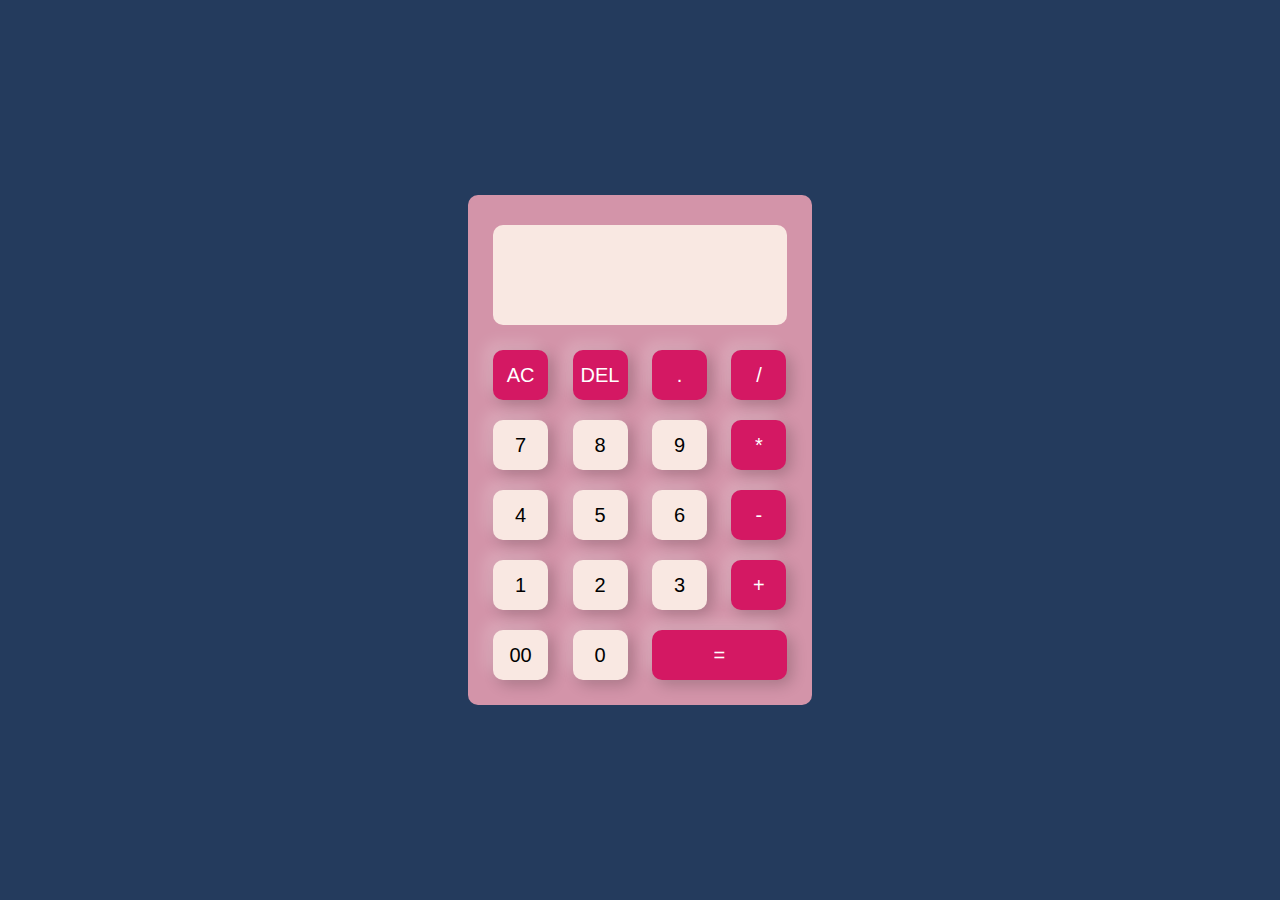
<file: Level 1/Calculator/index.html>
<!DOCTYPE html>
<html lang="en">
<head>
    <meta charset="UTF-8">
    <meta name="viewport" content="width=device-width, initial-scale=1.0">
    <title>Calculator</title>
    <link rel="stylesheet" href="style.css">
</head>
<body>
    <div class="container">
        <div class="calculator">
            <form>
                <div class = "display">
                    <input type="text" name="display">
                </div>
                <div>
                    <input type="button" value="AC" onclick = "display.value = ''" class = "operator">
                    <input type="button" value="DEL" onclick = "display.value = display.value.toString().slice(0,-1)" class = "operator">
                    <input type="button" value="." onclick = "display.value += '.'" class = "operator">
                    <input type="button" value="/" onclick = "display.value += '/'" class = "operator">
                </div>
                <div>
                    <input type="button" value="7" onclick = "display.value += '7'">
                    <input type="button" value="8" onclick = "display.value += '8'">
                    <input type="button" value="9" onclick = "display.value += '9'">
                    <input type="button" value="*" onclick = "display.value += '*'" class = "operator">
                </div>
                <div>
                    <input type="button" value="4" onclick = "display.value += '4'">
                    <input type="button" value="5" onclick = "display.value += '5'">
                    <input type="button" value="6" onclick = "display.value += '6'">
                    <input type="button" value="-" onclick = "display.value += '-'" class = "operator">
                </div>
                <div>
                    <input type="button" value="1" onclick = "display.value += '1'">
                    <input type="button" value="2" onclick = "display.value += '2'">
                    <input type="button" value="3" onclick = "display.value += '3'">
                    <input type="button" value="+" onclick = "display.value += '+'" class = "operator">
                </div>
                <div>
                    <input type="button" value="00" onclick = "display.value += '00'">
                    <input type="button" value="0" onclick = "display.value += '0'">
                    <input type="button" value="=" onclick = "display.value = eval(display.value)" class="equal">
                </div>
            </form>
        </div>

    </div>
    
</body>
</html>
</file>
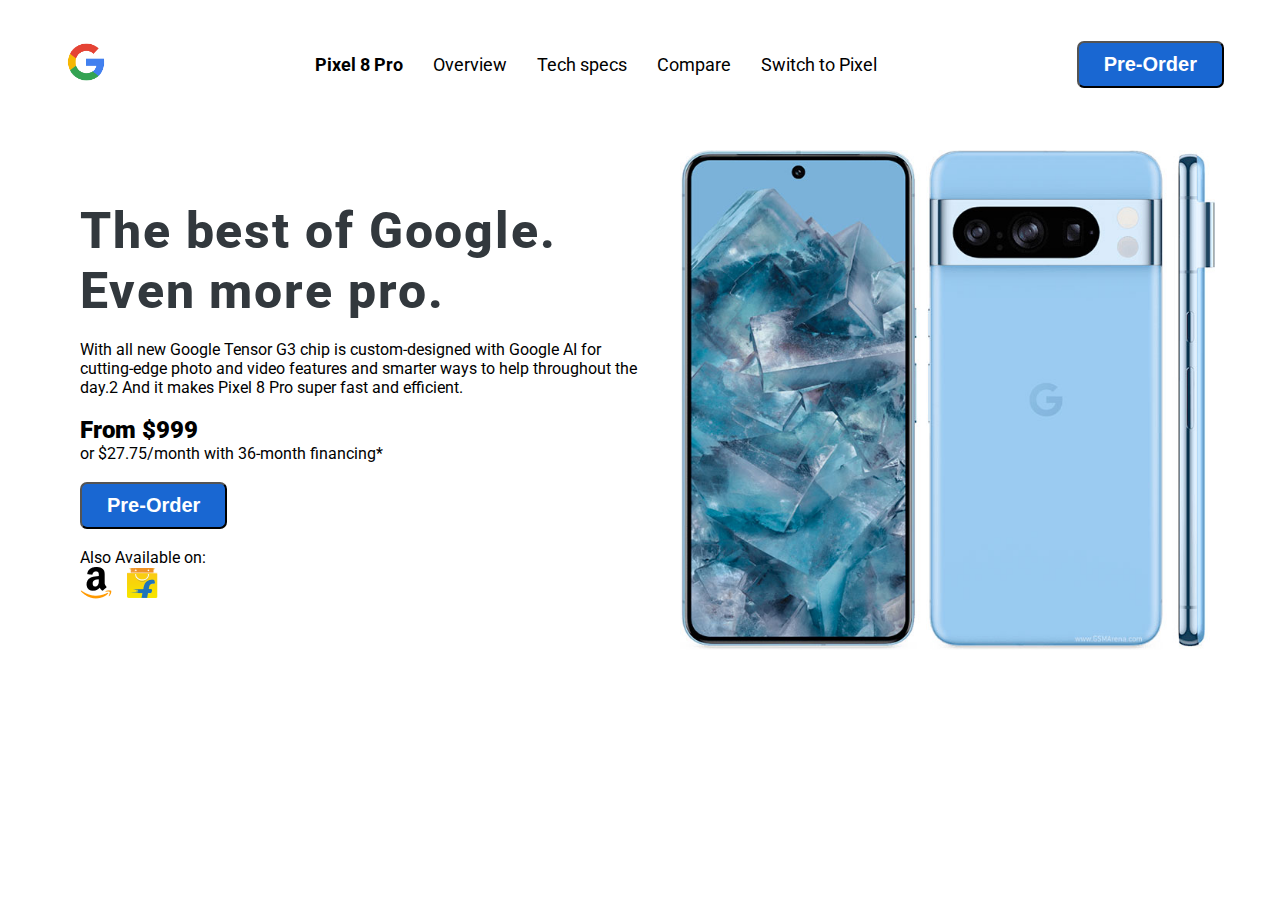
<file: Level 1/Landing_Page/index.html>
<!DOCTYPE html>
<html lang="en">
<head>
    <meta charset="UTF-8">
    <meta name="viewport" content="width=device-width, initial-scale=1.0">
    <title>Pixel 8 Pro: Google AI & best Picel Camera - Google Store</title>
    <link rel="icon" type="image/x-icon" href="Favicon.png">
    <link rel = "stylesheet" href = "styles.css">
</head>
<body>
    <nav>
        <div className = "logo">
            <img src = "Google-logo.png" alt = "logo" height = "60px"/>
        </div>
        <div>
            <ul class = "nav_links">
                <li><a href="#"><b>Pixel 8 Pro</b></a></li>
                <li><a href="#">Overview</a></li>
                <li><a href="#">Tech specs</a></li>
                <li><a href="#">Compare</a></li>
                <li><a href="#">Switch to Pixel</a></li>
            </ul>
        </div>

        <button>Pre-Order</button>
    </nav>
    <section class="Hero-Container">
        <div class="Overview">
            <h1>The best of Google.<br> Even more pro.</h1><br>
            <p>With all new Google Tensor G3 chip is custom-designed with Google AI for cutting-edge photo and video features and smarter ways to help throughout the day.2 And it makes Pixel 8 Pro super fast and efficient.</p>
            <p><br>
                <b><h2>From $999</h2></b>
                or $27.75/month with 36-month financing*

            </p><br>

            <button>Pre-Order</button>

            <br><br><p>Also Available on:</p>
            <div className="brand-icons">
                <img src="amazon.png" alt="amazon-logo" style="margin-right: 10px;"/>
                <img src="flipkart.png" alt="flipkart-logo" />
            </div>


        </div>


        <div class="Overview">
            <img src = "google-pixel-8-pro-1.jpg" alt = "hero-img" height="500px">
        </div>
    </section>
    
</body>
</html>
</file>
<file: Level 1/Calculator/style.css>
*{
    margin:0;
    padding:0;
    font-family:'Poppins', sans-serif;
    box-sizing:border-box;
}

.container{
    width: 100%;
    height:100vh;
    background:#243B5D;
    display:flex;
    align-items: center;
    justify-content: center;
    box-shadow: -8px -8px 15px rgba(255, 255, 255, 0.2), 5px 5px 15px rgba(0,0,0,0.2);
}

.calculator{
    background:#D394A9;
    padding:15px;
    border-radius:10px;
}

.calculator form input{
    border:0;
    outline:0;
    width:55px;
    height:50px;
    border-radius:10px;
    background-color: #f9e8e2;
    box-shadow: -8px -8px 15px rgba(255, 255, 255, 0.2), 5px 5px 15px rgba(0,0,0,0.2);
    font-size:20px;
    cursor: pointer;
    margin: 10px;
}

form .display{
    display:flex;
    justify-content:flex-end;
    margin:5px 0;
}

form .display input{
    text-align:right;
    flex: 1;
    height: 100px;
    font-size: 45px;
    box-shadow: none;
}

form input.equal{
    width:135px;
    color: #ffffff;
    background-color: #d41863;
}

form input.operator{
    color: #ffffff;
    background-color: #d41863;
}
</file>
<file: Level 1/Landing_Page/styles.css>
@import url('https://fonts.googleapis.com/css2?family=Roboto:ital,wght@0,400;0,500;0,700;1,500&display=swap');

:root {
    --primary-color: #669ccb;
    --primary-color-dark: #5681a7;
    --secondary-color: #e8f1fa;
    --text-dark: #32383d;
    --text-light: #767268;
    --extra-light: #f3f4f6;

    --max-width: 1200px;
}

* {
    padding: 0;
    margin: 0;
    box-sizing: border-box;
}

body{
    font-family: "Roboto", sans-serif;
}

nav{
    position:absolute;
    font-size: 18px;
    top: 0;
    left:50%;
    transform: translateX(-50%);
    padding:32px 16px;
    width:100%;
    max-width: var(--max-width);
    display: flex;
    align-items:center;
    justify-content:space-between;
    color:#282d31;
}

.nav_links{
    display:flex;
    list-style: none;
    align-items: center;
    gap: 30px;
    color:black;
}

nav li a{
    color: black;
    text-decoration: none;
}

nav a:hover {
    text-decoration:underline;
    text-decoration-thickness: 1.5px;
    text-underline-offset: 2px;
}

nav a:active {
    color: #1967d2;
}

button{
    background-color:#1967d2;
    color: white;
    padding: 10px 25px;
    border-radius: 7px;
    font-weight: 550;
    font-size: 20px;
}

.Hero-Container{
    display: flex;
    align-items: center;
    height: calc(100vh- 70px);
    margin: 0 auto;
    max-width: var(--max-width);
}

.Overview{
    flex:1;
    padding: 150px 0px 0px 40px;
}

.Overview h1{
    font-weight: 800;
    line-height: 60px;
    font-size: 50px;
    letter-spacing: 0.5mm;
    color: var(--text-dark)
}
</file>
